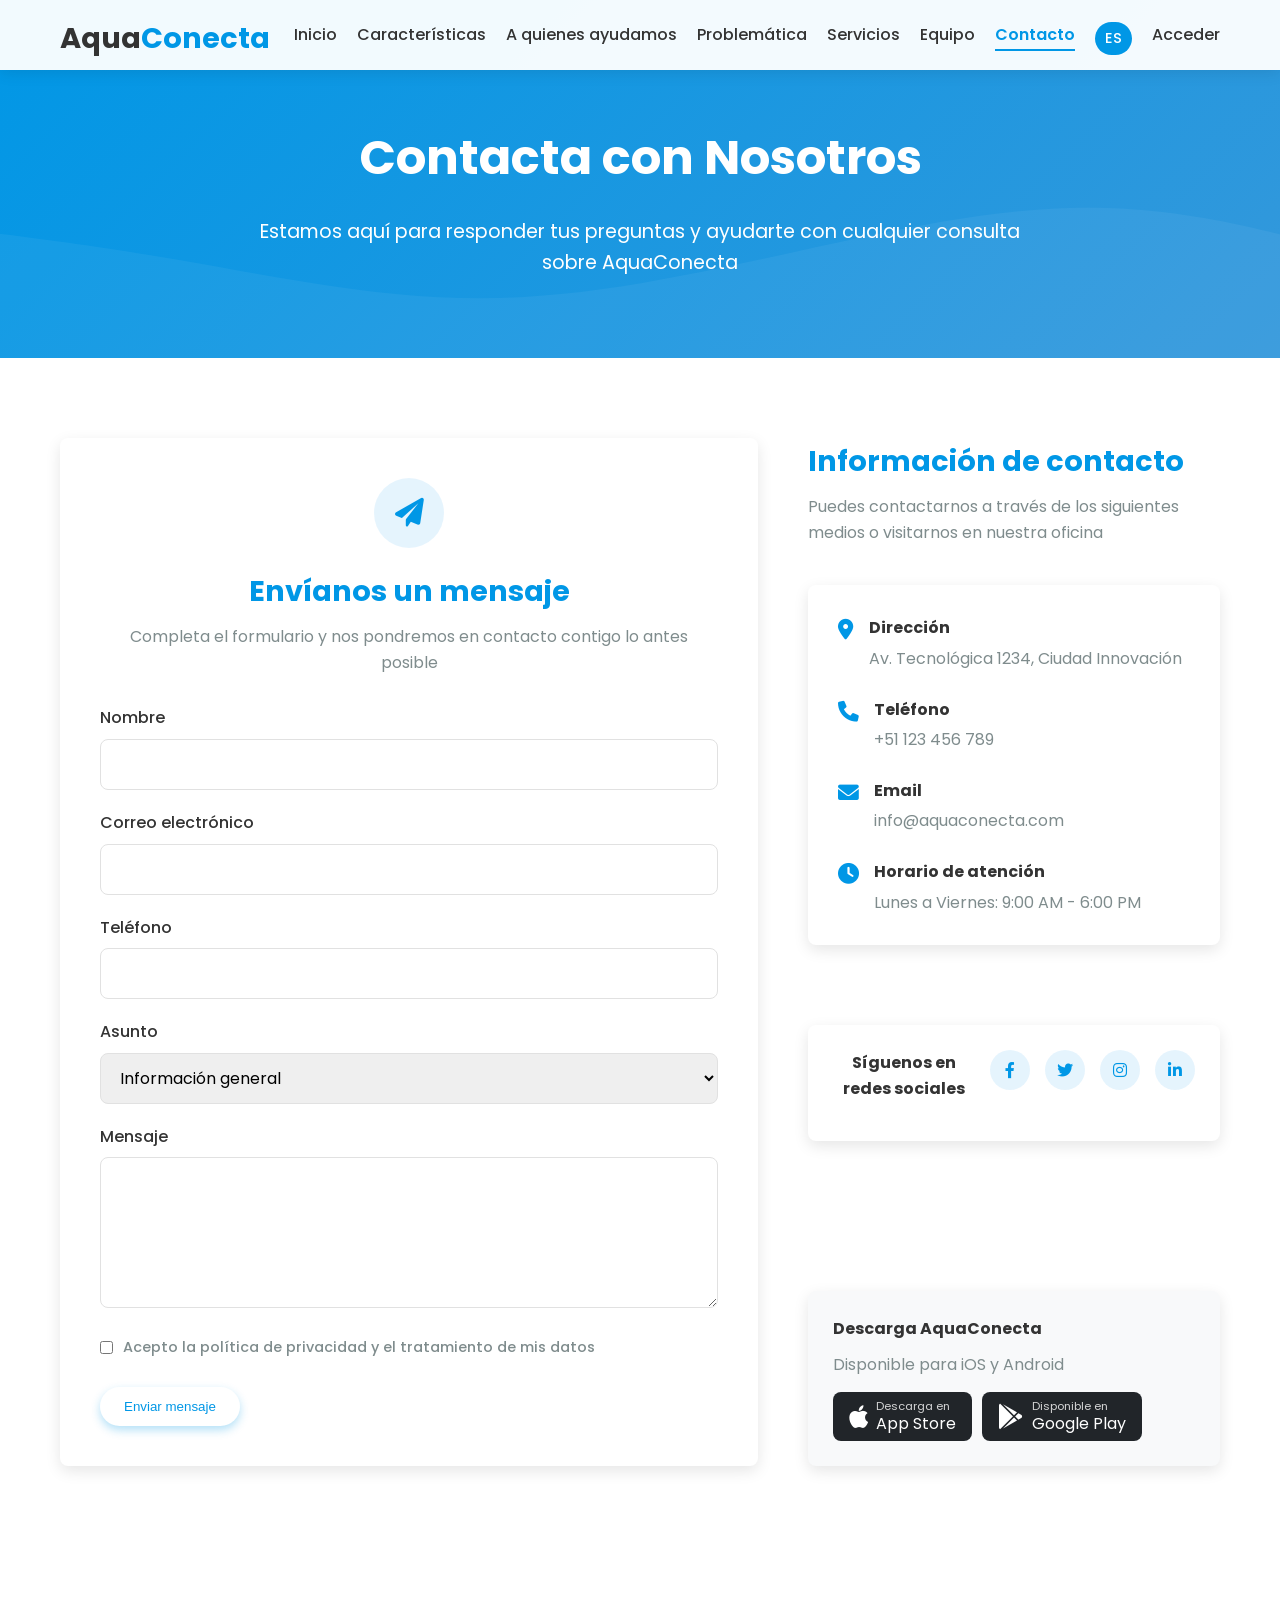
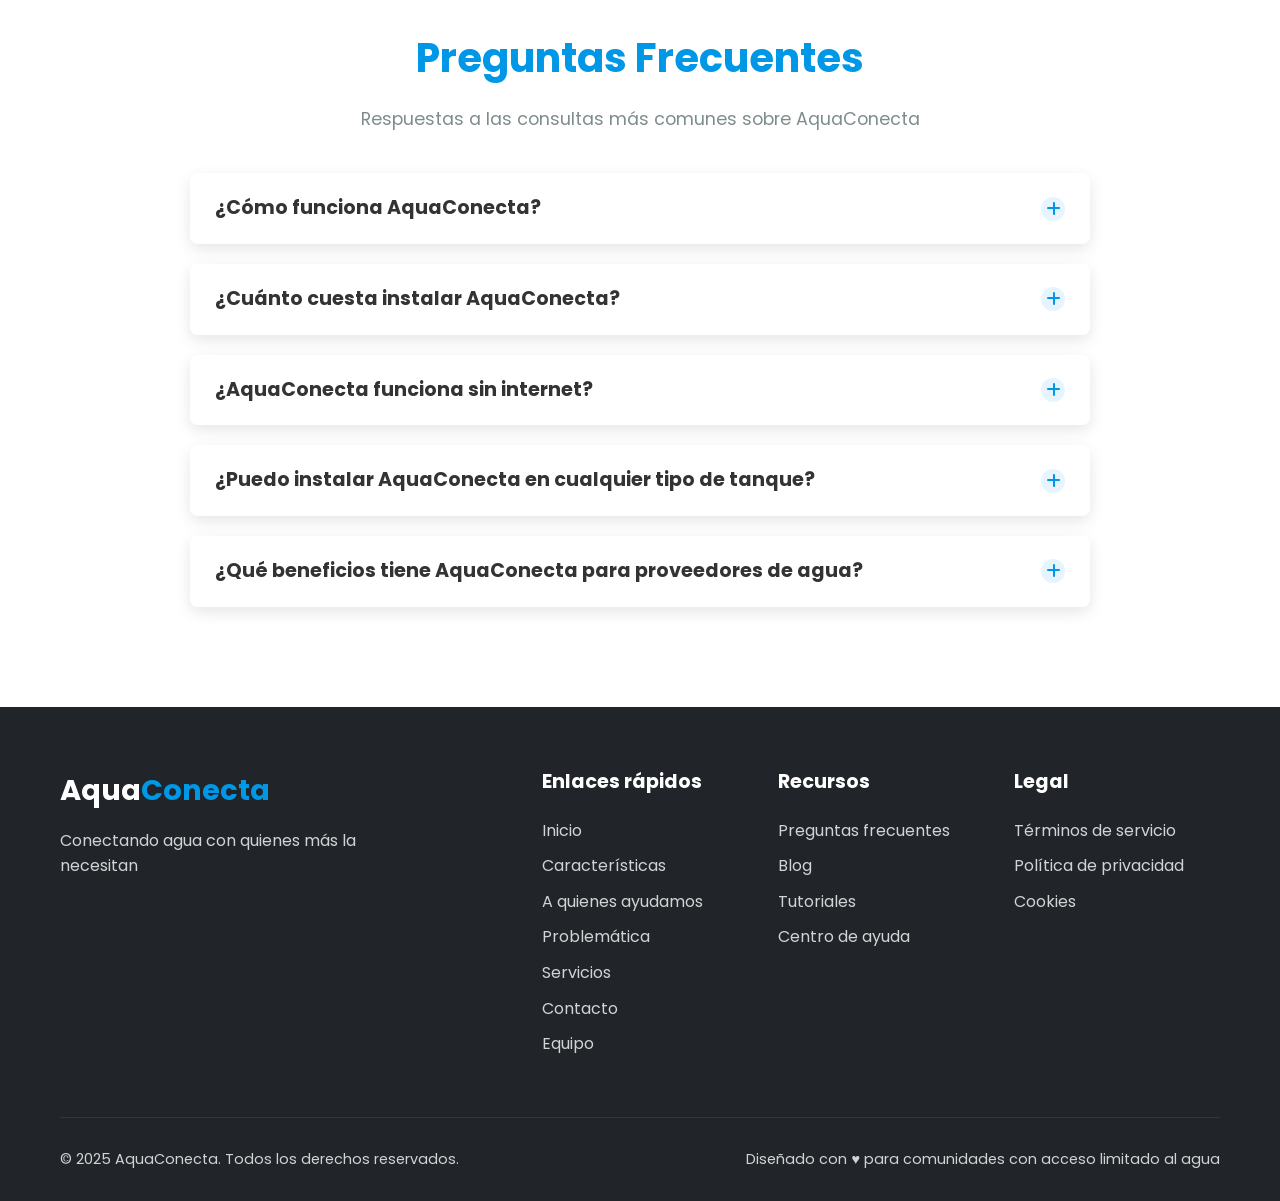
<file: contact.html>
<!DOCTYPE html>
<html lang="en">

<head>
    <meta charset="UTF-8">
    <meta name="viewport" content="width=device-width, initial-scale=1.0">
    <title data-i18n="contact_page_title">AquaConecta - Contact</title>
    <link rel="icon" href="images/aquaconecta.png" type="image/png">

    <link rel="stylesheet" href="css/base.css">
    <link rel="stylesheet" href="css/components.css">
    <link rel="stylesheet" href="css/layout.css">
    <link rel="stylesheet" href="css/sections.css">
    <link rel="stylesheet" href="css/animations.css">
    <link rel="stylesheet" href="css/proportions.css">
    <link rel="stylesheet" href="css/responsive.css">
    <link rel="stylesheet" href="css/contact-page.css">
    <link rel="stylesheet" href="https://cdnjs.cloudflare.com/ajax/libs/font-awesome/6.0.0/css/all.min.css">
    <link href="https://fonts.googleapis.com/css2?family=Poppins:wght@300;400;500;600;700&display=swap"
        rel="stylesheet">
</head>

<body>
    <!-- Navegación -->
    <nav class="navbar">
        <div class="container">
            <div class="logo">
                <h1><a href="index.html">Aqua<span>Conecta</span></a></h1>
            </div>
            <ul class="nav-links">
                <li><a href="index.html" data-i18n="nav_home">Home</a></li>
                <li><a href="index.html#features" data-i18n="nav_features">Features</a></li>
                <li><a href="index.html#help" data-i18n="nav_help">Who We Help</a></li>
                <li><a href="index.html#problem" data-i18n="nav_problem">Problem</a></li>
                <li><a href="index.html#services" data-i18n="nav_services">Services</a></li>
                <li><a href="index.html#team" data-i18n="nav_team">Team</a></li>
                <li><a href="contact.html" class="active" data-i18n="nav_contact">Contact</a></li>
                <li><a href="#" id="langSwitch" class="lang-switch">ES</a></li>
                <li><a href="https://aquaconecta-app-develop.netlify.app//" class="btn-login" data-i18n="nav_login">Access</a>
                </li>
            </ul>
            <div class="mobile-menu">
                <i class="fas fa-bars"></i>
            </div>
        </div>
    </nav>

    <!-- Hero de contacto con mapa -->
    <header class="contact-hero">
        <div class="container">
            <div class="contact-hero-content">
                <h1 data-i18n="contact_hero_title">Contact Us</h1>
                <p data-i18n="contact_hero_description">We're here to answer your questions and help you with any inquiries about AquaConecta</p>
            </div>
        </div>
    </header>

    <!-- Contacto Principal -->
    <section class="contact-main">
        <div class="container">
            <div class="contact-wrapper">
                <!-- Formulario de contacto -->
                <div class="contact-form-wrapper">
                    <div class="form-header">
                        <div class="form-icon">
                            <i class="fas fa-paper-plane"></i>
                        </div>
                        <h2 data-i18n="contact_form_title">Envíanos un mensaje</h2>
                        <p data-i18n="contact_form_description">Completa el formulario y nos pondremos en contacto contigo lo antes posible</p>
                    </div>
                    
                    <form id="contact-form" class="contact-form">
                        <div class="form-group">
                            <label for="name" data-i18n="contact_name">Nombre</label>
                            <input type="text" id="name" name="name" required>
                        </div>
                        <div class="form-group">
                            <label for="email" data-i18n="contact_email">Correo electrónico</label>
                            <input type="email" id="email" name="email" required>
                        </div>
                        <div class="form-group">
                            <label for="phone" data-i18n="contact_phone">Teléfono</label>
                            <input type="tel" id="phone" name="phone">
                        </div>
                        <div class="form-group">
                            <label for="subject" data-i18n="contact_subject">Asunto</label>
                            <select id="subject" name="subject">
                                <option value="info" data-i18n="contact_subject_info">Información general</option>
                                <option value="support" data-i18n="contact_subject_support">Soporte técnico</option>
                                <option value="partnership" data-i18n="contact_subject_partnership">Colaboración</option>
                                <option value="other" data-i18n="contact_subject_other">Otro</option>
                            </select>
                        </div>
                        <div class="form-group">
                            <label for="message" data-i18n="contact_message">Mensaje</label>
                            <textarea id="message" name="message" rows="5" required></textarea>
                        </div>
                        <div class="form-group form-checkbox">
                            <input type="checkbox" id="privacy-policy" name="privacy-policy" required>
                            <label for="privacy-policy" data-i18n="contact_privacy_policy">Acepto la <a href="#">política de privacidad</a> y el tratamiento de mis datos</label>
                        </div>
                        <button type="submit" class="btn btn-primary" data-i18n="contact_send">Enviar mensaje</button>
                    </form>
                </div>

                <!-- Información de contacto -->
                <div class="contact-info-wrapper">
                    <div class="info-header">
                        <h2 data-i18n="contact_info_title">Información de contacto</h2>
                        <p data-i18n="contact_info_description">Puedes contactarnos a través de los siguientes medios o visitarnos en nuestra oficina</p>
                    </div>
                    
                    <div class="info-container">
                        <div class="info-item">
                            <i class="fas fa-map-marker-alt"></i>
                            <div>
                                <h4 data-i18n="contact_address_title">Dirección</h4>
                                <p data-i18n="contact_address">Av. Tecnológica 1234, Ciudad Innovación, Lima</p>
                            </div>
                        </div>
                        <div class="info-item">
                            <i class="fas fa-phone"></i>
                            <div>
                                <h4 data-i18n="contact_phone_title">Teléfono</h4>
                                <p>+51 123 456 789</p>
                            </div>
                        </div>
                        <div class="info-item">
                            <i class="fas fa-envelope"></i>
                            <div>
                                <h4 data-i18n="contact_email_title">Email</h4>
                                <p>info@aquaconecta.com</p>
                            </div>
                        </div>
                        <div class="info-item">
                            <i class="fas fa-clock"></i>
                            <div>
                                <h4 data-i18n="contact_hours_title">Horario de atención</h4>
                                <p data-i18n="contact_hours">Lunes a Viernes: 9:00 AM - 6:00 PM</p>
                            </div>
                        </div>
                    </div>
                    
                    <div class="social-links">
                        <h4 data-i18n="contact_social_title">Síguenos en redes sociales</h4>
                        <div class="social-icons">
                            <a href="#" aria-label="Facebook"><i class="fab fa-facebook-f"></i></a>
                            <a href="#" aria-label="Twitter"><i class="fab fa-twitter"></i></a>
                            <a href="#" aria-label="Instagram"><i class="fab fa-instagram"></i></a>
                            <a href="#" aria-label="LinkedIn"><i class="fab fa-linkedin-in"></i></a>
                        </div>
                    </div>
                    
                    <!-- Descarga la App -->
                    <div class="download-contact">
                        <h4 data-i18n="contact_download_title">Descarga AquaConecta</h4>
                        <p data-i18n="contact_download_description">Disponible para iOS y Android</p>
                        <div class="app-buttons">
                            <a href="#" class="app-btn">
                                <i class="fab fa-apple"></i>
                                <span>
                                    <small data-i18n="download_on">Descarga en</small>
                                    App Store
                                </span>
                            </a>
                            <a href="#" class="app-btn">
                                <i class="fab fa-google-play"></i>
                                <span>
                                    <small data-i18n="available_on">Disponible en</small>
                                    Google Play
                                </span>
                            </a>
                        </div>
                    </div>
                </div>
            </div>
        </div>
    </section>

    <!-- Preguntas frecuentes -->
    <section class="faq-section">
        <div class="container">
            <div class="section-header">
                <h2 data-i18n="faq_title">Frequently Asked Questions</h2>
                <p data-i18n="faq_description">Answers to the most common questions about AquaConecta</p>
            </div>
            
            <div class="faq-container">
                <div class="faq-item">
                    <div class="faq-question">
                        <h3 data-i18n="faq_q1">¿Cómo funciona AquaConecta?</h3>
                        <span class="faq-toggle"><i class="fas fa-plus"></i></span>
                    </div>
                    <div class="faq-answer">
                        <p data-i18n="faq_a1">AquaConecta utiliza sensores IoT instalados en tanques de agua para monitorear en tiempo real la cantidad y calidad del agua. La información se transmite a nuestra plataforma, donde los usuarios pueden visualizarla a través de una aplicación móvil o web, recibir alertas cuando el nivel es bajo y solicitar suministro cuando sea necesario.</p>
                    </div>
                </div>
                
                <div class="faq-item">
                    <div class="faq-question">
                        <h3 data-i18n="faq_q2">¿Cuánto cuesta instalar AquaConecta?</h3>
                        <span class="faq-toggle"><i class="fas fa-plus"></i></span>
                    </div>
                    <div class="faq-answer">
                        <p data-i18n="faq_a2">El costo inicial es de S/ 258 por sensor, que incluye el dispositivo, la instalación profesional y un mes de servicio. Después del primer mes, la suscripción tiene un costo de S/ 50 mensuales por cada sensor activo.</p>
                    </div>
                </div>
                
                <div class="faq-item">
                    <div class="faq-question">
                        <h3 data-i18n="faq_q3">¿AquaConecta funciona sin internet?</h3>
                        <span class="faq-toggle"><i class="fas fa-plus"></i></span>
                    </div>
                    <div class="faq-answer">
                        <p data-i18n="faq_a3">Los sensores requieren conectividad para transmitir datos a la plataforma. Sin embargo, pueden almacenar temporalmente la información cuando no hay conexión y sincronizarla una vez que se restablezca internet. La aplicación móvil también permite ver los últimos datos sincronizados cuando estás sin conexión.</p>
                    </div>
                </div>
                
                <div class="faq-item">
                    <div class="faq-question">
                        <h3 data-i18n="faq_q4">¿Puedo instalar AquaConecta en cualquier tipo de tanque?</h3>
                        <span class="faq-toggle"><i class="fas fa-plus"></i></span>
                    </div>
                    <div class="faq-answer">
                        <p data-i18n="faq_a4">Nuestros sensores son compatibles con la mayoría de los tanques de agua residenciales y comerciales, incluyendo tanques de plástico, fibra de vidrio, concreto y metal. Durante la instalación, nuestros técnicos evaluarán la compatibilidad y recomendarán la mejor solución para tu caso específico.</p>
                    </div>
                </div>
                
                <div class="faq-item">
                    <div class="faq-question">
                        <h3 data-i18n="faq_q5">¿Qué beneficios tiene AquaConecta para proveedores de agua?</h3>
                        <span class="faq-toggle"><i class="fas fa-plus"></i></span>
                    </div>
                    <div class="faq-answer">
                        <p data-i18n="faq_a5">Para proveedores, AquaConecta ofrece una plataforma de gestión que permite monitorear remotamente el estado de los tanques de sus clientes, planificar rutas de distribución de manera eficiente, priorizar automáticamente las zonas con mayor necesidad y obtener datos valiosos para optimizar sus operaciones y mejorar el servicio al cliente.</p>
                    </div>
                </div>
            </div>
        </div>
    </section>

    <!-- Footer -->
    <footer class="footer">
        <div class="container">
            <div class="footer-content">
                <div class="footer-logo">
                    <h2>Aqua<span>Conecta</span></h2>
                    <p data-i18n="footer_tagline">Conectando agua con quienes más la necesitan</p>
                </div>
                <div class="footer-links">
                    <div class="footer-column">
                        <h3 data-i18n="footer_quick_links">Enlaces rápidos</h3>
                        <ul>
                            <li><a href="index.html" data-i18n="nav_home">Inicio</a></li>
                            <li><a href="index.html#features" data-i18n="nav_features">Características</a></li>
                            <li><a href="index.html#help" data-i18n="nav_help">A quienes ayudamos</a></li>
                            <li><a href="index.html#problem" data-i18n="nav_problem">Problemática</a></li>
                            <li><a href="index.html#services" data-i18n="nav_services">Servicios</a></li>
                            <li><a href="contact.html" data-i18n="nav_contact">Contacto</a></li>
                            <li><a href="index.html#team" data-i18n="nav_team">Equipo</a></li>
                        </ul>
                    </div>
                    <div class="footer-column">
                        <h3 data-i18n="footer_resources">Recursos</h3>
                        <ul>
                            <li><a href="#" data-i18n="footer_faq">Preguntas frecuentes</a></li>
                            <li><a href="#" data-i18n="footer_blog">Blog</a></li>
                            <li><a href="#" data-i18n="footer_tutorials">Tutoriales</a></li>
                            <li><a href="#" data-i18n="footer_help_center">Centro de ayuda</a></li>
                        </ul>
                    </div>
                    <div class="footer-column">
                        <h3 data-i18n="footer_legal">Legal</h3>
                        <ul>
                            <li><a href="#" data-i18n="footer_terms">Términos de servicio</a></li>
                            <li><a href="#" data-i18n="footer_privacy">Política de privacidad</a></li>
                            <li><a href="#" data-i18n="footer_cookies">Cookies</a></li>
                        </ul>
                    </div>
                </div>
            </div>
            <div class="footer-bottom">
                <p data-i18n="footer_copyright">&copy; 2025 AquaConecta. All rights reserved.</p>
                <p data-i18n="footer_tagline_extended">Designed with <i class="fas fa-heart"></i> for communities with limited access to water</p>
            </div>
        </div>
    </footer>

    <script src="js/transalations.js"></script>
    <script src="js/script.js"></script>
    <script src="js/contact.js"></script>
</body>

</html>
</file>
<file: css/base.css>
:root {
    --primary-color: #0097e6;
    --primary-dark: #0080c0;
    --secondary-color: #2ecc71;
    --accent-color: #f1c40f;
    --text-color: #333333;
    --text-light: #7f8c8d;
    --light-bg: #f8f9fa;
    --dark-bg: #212529;
    --white: #ffffff;
    --border-color: #e1e1e1;
    --border-radius: 8px;
    --shadow: 0 5px 15px rgba(0, 0, 0, 0.1);
    --transition: all 0.3s ease;
}

* {
    margin: 0;
    padding: 0;
    box-sizing: border-box;
}

html {
    scroll-behavior: smooth;
}

body {
    font-family: 'Poppins', sans-serif;
    line-height: 1.6;
    color: var(--text-color);
    background-color: var(--white);
}

ul {
    list-style: none;
}

a {
    text-decoration: none;
    color: var(--text-color);
    transition: var(--transition);
}

img {
    max-width: 100%;
    height: auto;
    display: block;
}

.container {
    width: 100%;
    max-width: 1200px;
    margin: 0 auto;
    padding: 0 20px;
}

/* Utility Classes */
.section-header {
    text-align: center;
    margin-bottom: 30px;
}

.section-header h2 {
    font-size: 2.5rem;
    margin-bottom: 15px;
    color: var(--primary-color);
}

.section-header p {
    font-size: 1.1rem;
    color: var(--text-light);
    max-width: 700px;
    margin: 0 auto;
}

.wave-divider {
    width: 100%;
    display: block;
    margin-top: -80px;
    position: relative;
    z-index: 1;
}

.wave-divider.inverted {
    margin-top: 0;
    margin-bottom: -80px;
}

.lang-switch {
    display: inline-block;
    padding: 5px 10px;
    border-radius: 20px;
    background-color: var(--primary-color);
    color: white !important;
    font-weight: 600;
    text-align: center;
    transition: var(--transition);
    font-size: 0.9rem;
}

.lang-switch:hover {
    background-color: var(--primary-dark);
    transform: translateY(-2px);
}

@media (max-width: 768px) {
    .lang-switch {
        margin-top: 5px;
    }
}
</file>
<file: css/components.css>
.btn {
    display: inline-block;
    padding: 12px 24px;
    border-radius: 50px;
    font-weight: 500;
    text-align: center;
    transition: var(--transition);
    cursor: pointer;
    border: none;
}

.btn-primary {
    background-color: white;
    color: var(--primary-color);
    box-shadow: 0 4px 10px rgba(0, 151, 230, 0.3);
}

.btn-primary:hover {
    background-color: var(--primary-dark);
    transform: translateY(-3px);
    box-shadow: 0 6px 15px rgba(0, 151, 230, 0.4);
}

.btn-secondary {
    background-color: white;
    color: var(--primary-color);
    border: 2px solid var(--primary-color);
}

.btn-secondary:hover {
    background-color: rgba(0, 151, 230, 0.1);
    transform: translateY(-3px);
}

/* Form elements */
.form-group {
    margin-bottom: 20px;
}

.form-group label {
    display: block;
    margin-bottom: 8px;
    font-weight: 500;
}

.form-group input,
.form-group select,
.form-group textarea {
    width: 100%;
    padding: 12px 15px;
    border: 1px solid var(--border-color);
    border-radius: var(--border-radius);
    font-family: inherit;
    font-size: 1rem;
    transition: var(--transition);
}

.form-group input:focus,
.form-group select:focus,
.form-group textarea:focus {
    outline: none;
    border-color: var(--primary-color);
    box-shadow: 0 0 0 3px rgba(0, 151, 230, 0.2);
}

.error-message {
    color: #e74c3c;
    font-size: 0.85rem;
    margin-top: 5px;
}

input.error, select.error, textarea.error {
    border-color: #e74c3c;
}

/* Notifications */
.notification {
    position: fixed;
    bottom: 20px;
    right: 20px;
    padding: 15px 25px;
    border-radius: var(--border-radius);
    color: var(--white);
    font-weight: 500;
    box-shadow: 0 5px 15px rgba(0, 0, 0, 0.2);
    transform: translateY(100px);
    opacity: 0;
    transition: all 0.3s ease;
    z-index: 9999;
}

.notification.success {
    background-color: var(--secondary-color);
}

.notification.error {
    background-color: #e74c3c;
}

.notification.show {
    transform: translateY(0);
    opacity: 1;
}

/* App buttons para la sección de descargar app en contacto */
.app-buttons {
    display: flex;
    gap: 10px;
    margin-top: 15px;
}

.app-btn {
    display: flex;
    align-items: center;
    padding: 8px 16px;
    background-color: var(--dark-bg);
    color: var(--white);
    border-radius: 8px;
    transition: var(--transition);
}

.app-btn:hover {
    transform: translateY(-3px);
    box-shadow: 0 10px 20px rgba(0, 0, 0, 0.1);
}

.app-btn i {
    font-size: 1.6rem;
    margin-right: 8px;
}

.app-btn span {
    display: flex;
    flex-direction: column;
    line-height: 1.2;
}

.app-btn small {
    font-size: 0.7rem;
    opacity: 0.8;
}

@media (max-width: 576px) {
    .app-buttons {
        flex-direction: column;
        gap: 15px;
    }
}




/* Estilos para el banner de descuento integrado en el hero section */

/* Estilo para la cinta de descuento en la parte superior del hero */
.discount-ribbon {
    background: linear-gradient(45deg, rgba(0, 0, 0, 0.3), rgba(0, 0, 0, 0.1));
    padding: 10px 20px;
    border-radius: 5px;
    margin: 0 auto 50px;
    max-width: 800px; /* Reducir un poco el ancho */
    display: flex;
    align-items: center;
    justify-content: center;
    flex-wrap: wrap;
    gap: 20px;
    backdrop-filter: blur(3px);
    box-shadow: 0 5px 15px rgba(0, 0, 0, 0.1);
    max-width: 900px;;
    position: relative;
    border: 1px solid rgba(255, 255, 255, 0.2);
}

.discount-badge {
    background-color: var(--accent-color);
    color: var(--dark-bg);
    font-size: 1.3rem;
    font-weight: 700;
    padding: 8px 12px;
    border-radius: 50px;
    box-shadow: 0 4px 8px rgba(0, 0, 0, 0.2);
    transform: rotate(-5deg);
    animation: pulse 2s infinite;
}

.discount-text {
    color: white;
    font-size: 1.3rem;
    font-weight: 700;
    text-shadow: 1px 1px 3px rgba(0, 0, 0, 0.3);
}

.countdown-container {
    display: flex;
    gap: 10px;
}

.countdown-unit {
    display: flex;
    flex-direction: column;
    align-items: center;
    background-color: rgba(255, 255, 255, 0.15);
    border-radius: 5px;
    padding: 5px 10px;
    min-width: 50px;
}

.countdown-unit span:first-child {
    font-size: 1.3rem;
    font-weight: 700;
    color: white;
}

.countdown-label {
    font-size: 0.7rem;
    color: rgba(255, 255, 255, 0.8);
}

.discount-expiry {
    color: rgba(255, 255, 255, 0.9);
    font-size: 0.9rem;
}

/* Botón de aprovechar ahora */
.btn-accent {
    background-color: var(--accent-color);
    color: var(--dark-bg);
    font-weight: 600;
    transition: all 0.3s ease;
}

.btn-accent:hover {
    background-color: #e0b50e;
    transform: translateY(-3px);
    box-shadow: 0 10px 20px rgba(0, 0, 0, 0.15);
}

/* Etiqueta de descuento para la imagen */
.hero-image {
    position: relative;
}

.discount-tag {
    position: absolute;
    top: 20px;
    right: 20px;
    background-color: var(--accent-color);
    color: var(--dark-bg);
    width: 60px;
    height: 60px;
    display: flex;
    flex-direction: column;
    align-items: center;
    justify-content: center;
    border-radius: 50%;
    box-shadow: 0 4px 8px rgba(0, 0, 0, 0.2);
    animation: float 6s ease-in-out infinite;
    z-index: 2;
    font-weight: 700;
    line-height: 1;
    transform: rotate(10deg);
}

.discount-tag span:first-child {
    font-size: 1.3rem;
}

.discount-tag span:last-child {
    font-size: 0.9rem;
}

/* Responsive styles */
@media (max-width: 992px) {
    .discount-ribbon {
        flex-direction: column;
        padding: 15px;
        margin-bottom: 30px;
    }
    
    .discount-badge, .discount-text {
        text-align: center;
    }
    
    /* Ajustar botones */
    .cta-buttons {
        flex-wrap: wrap;
    }
    
    .cta-buttons .btn {
        margin: 5px;
    }
}

@media (max-width: 576px) {
    .countdown-container {
        flex-wrap: wrap;
        justify-content: center;
    }
    
    .discount-tag {
        width: 50px;
        height: 50px;
        top: 10px;
        right: 10px;
        font-size: 0.9rem;
    }
    
    .discount-tag span:first-child {
        font-size: 1.1rem;
    }
}
</file>
<file: css/layout.css>
.navbar {
    position: fixed;
    width: 100%;
    top: 0;
    left: 0;
    z-index: 1000;
    padding: 15px 0;
    transition: var(--transition);
    background-color: rgba(255, 255, 255, 0.95);
    box-shadow: 0 2px 15px rgba(0, 0, 0, 0.1);
    height: 70px;
}

.navbar .container {
    display: flex;
    justify-content: space-between;
    align-items: center;
}

.logo h1 {
    font-size: 1.8rem;
    font-weight: 700;
    color: var(--text-color);
}

.logo span {
    color: var(--primary-color);
}

.nav-links {
    display: flex;
    gap: 20px;
}

.nav-links a {
    font-weight: 500;
}

.nav-links a:hover {
    color: var(--primary-color);
}

.mobile-menu {
    display: none;
    font-size: 1.5rem;
    cursor: pointer;
}

/* Navbar responsive */
@media (max-width: 768px) {
    .nav-links {
        position: absolute;
        top: 100%;
        left: 0;
        width: 100%;
        background-color: white;
        flex-direction: column;
        padding: 20px;
        box-shadow: 0 5px 15px rgba(0, 0, 0, 0.1);
        transform: translateY(-10px);
        opacity: 0;
        visibility: hidden;
        transition: all 0.3s ease;
    }
    
    .nav-links.active {
        transform: translateY(0);
        opacity: 1;
        visibility: visible;
    }
    
    .nav-links li {
        margin: 15px 0;
    }
    
    .mobile-menu {
        display: block;
        cursor: pointer;
        position: relative;
        z-index: 10;
    }
    
    .mobile-menu.active i:before {
        content: '\f00d';
    }
}

/* Hero Section */
.hero {
    position: relative;
    padding: 100px 0 60px; /* Reducido aún más para laptops */
    background: linear-gradient(135deg, var(--primary-color) 0%, #3498db 100%);
    color: var(--white);
    overflow: hidden;
}

.hero::before {
    content: '';
    position: absolute;
    top: 0;
    left: 0;
    width: 100%;
    height: 100%;
    background-image: url('data:image/svg+xml;utf8,<svg xmlns="http://www.w3.org/2000/svg" viewBox="0 0 1440 320"><path fill="%23ffffff" fill-opacity="0.05" d="M0,192L48,197.3C96,203,192,213,288,229.3C384,245,480,267,576,266.7C672,267,768,245,864,224C960,203,1056,181,1152,186.7C1248,192,1344,224,1392,240L1440,256L1440,320L1392,320C1344,320,1248,320,1152,320C1056,320,960,320,864,320C768,320,672,320,576,320C480,320,384,320,288,320C192,320,96,320,48,320L0,320Z"></path></svg>');
    background-size: cover;
    background-position: bottom;
    z-index: 0;
}

.hero .container {
    display: flex;
    align-items: center;
    justify-content: space-between;
    position: relative;
    z-index: 1;
}

.hero-content {
    flex: 1;
    max-width: 600px;
}

.hero-content h1 {
    font-size: 2.8rem; /* Reducido de 3rem */
    font-weight: 700;
    margin-bottom: 20px;
    line-height: 1.2;
}

.hero-content p {
    font-size: 1.1rem;
    margin-bottom: 30px;
    opacity: 0.9;
}

.cta-buttons {
    display: flex;
    gap: 15px;
}

.hero-image {
    flex: 1;
    margin-left: 50px;
    animation: float 8s ease-in-out infinite; /* Animación más lenta y sutil */
}

.hero-image img {
    border-radius: 10px;
    box-shadow: 0 15px 30px rgba(0, 0, 0, 0.2);
}

/* Hero animations - Deshabilitadas para mejorar rendimiento */
.hero-content {
    opacity: 1; /* Cambiado de 0 a 1 */
    transform: translateY(0); /* Cambiado de translateY(30px) a 0 */
    /* transition: opacity 0.8s ease, transform 0.8s ease; - Comentado */
}

.hero-image {
    opacity: 1; /* Cambiado de 0 a 1 */
    transform: translateY(0); /* Cambiado de translateY(30px) a 0 */
    /* transition: opacity 0.8s ease, transform 0.8s ease; - Comentado */
    /* transition-delay: 0.3s; - Comentado */
}

/* Hero responsive */
@media (max-width: 992px) {
    .hero .container {
        flex-direction: column;
    }
    
    .hero-content {
        text-align: center;
        margin-bottom: 50px;
    }
    
    .cta-buttons {
        justify-content: center;
    }
    
    .hero-image {
        margin-left: 0;
    }
}

@media (max-width: 768px) {
    .hero-content h1 {
        font-size: 2.5rem;
    }
}

@media (max-width: 576px) {
    .hero-content h1 {
        font-size: 2rem;
    }
}

/* Footer */
.footer {
    background-color: var(--dark-bg);
    color: var(--white);
    padding: 60px 0 30px; /* Reducido de 80px 0 30px */
}

.footer-content {
    display: flex;
    flex-wrap: wrap;
    gap: 30px;
    margin-bottom: 50px;
}

.footer-logo {
    flex: 2;
    min-width: 250px;
}

.footer-logo h2 {
    font-size: 1.8rem;
    margin-bottom: 15px;
}

.footer-logo span {
    color: var(--primary-color);
}

.footer-logo p {
    opacity: 0.8;
    max-width: 300px;
}

.footer-links {
    flex: 3;
    display: flex;
    flex-wrap: wrap;
    gap: 30px;
}

.footer-column {
    flex: 1;
    min-width: 150px;
}

.footer-column h3 {
    font-size: 1.2rem;
    margin-bottom: 20px;
    color: var(--white);
}

.footer-column ul li {
    margin-bottom: 10px;
}

.footer-column a {
    color: rgba(255, 255, 255, 0.8);
    transition: var(--transition);
}

.footer-column a:hover {
    color: var(--primary-color);
}

.footer-bottom {
    display: flex;
    justify-content: space-between;
    align-items: center;
    flex-wrap: wrap;
    padding-top: 30px;
    border-top: 1px solid rgba(255, 255, 255, 0.1);
    font-size: 0.9rem;
    opacity: 0.8;
}

.footer-bottom i {
    color: #e74c3c;
}

@media (max-width: 576px) {
    .footer-content {
        flex-direction: column;
    }
    
    .footer-bottom {
        flex-direction: column;
        text-align: center;
        gap: 10px;
    }
}

.wave-divider {
    width: 100%;
    display: block;
    margin-top: -10px; /* Ajusta este valor según necesites */
    position: relative;
    z-index: 5;
}

.wave-divider svg {
    filter: drop-shadow(0px -5px 5px rgba(0, 0, 0, 0.05));
    vertical-align: bottom;
}

.hero {
    overflow: hidden;
    padding-bottom: 0;
}
</file>
<file: css/sections.css>
/* Features Section */
.features {
    padding: 40px 0; /* Reducido de 60px 0 */
    background-color: var(--white);
    position: relative;
    scroll-margin-top: 70px;
}

.features-grid {
    display: grid;
    grid-template-columns: repeat(auto-fit, minmax(250px, 1fr));
    gap: 30px;
    margin-top: 30px;
}

.feature-card {
    background-color: var(--white);
    padding: 30px;
    border-radius: var(--border-radius);
    box-shadow: var(--shadow);
    transition: var(--transition);
    text-align: center;
}

.feature-card:hover {
    transform: translateY(-10px);
    box-shadow: 0 15px 30px rgba(0, 0, 0, 0.1);
}

.feature-icon {
    width: 70px;
    height: 70px;
    display: flex;
    align-items: center;
    justify-content: center;
    margin: 0 auto 20px;
    background-color: rgba(0, 151, 230, 0.1);
    border-radius: 50%;
    color: var(--primary-color);
    font-size: 1.8rem;
}

.feature-card h3 {
    font-size: 1.3rem;
    margin-bottom: 15px;
    color: var(--text-color);
}

.feature-card p {
    color: var(--text-light);
}

/* Help Section */
.help-section {
    padding: 40px 0; /* Reducido de 60px 0 */
    background-color: var(--light-bg);
    position: relative;
    scroll-margin-top: 70px;
}

.help-card {
    display: flex;
    background-color: var(--white);
    margin-bottom: 30px;
    border-radius: var(--border-radius);
    box-shadow: var(--shadow);
    overflow: hidden;
    transition: var(--transition);
}

.help-card:hover {
    transform: translateY(-5px);
    box-shadow: 0 15px 30px rgba(0, 0, 0, 0.1);
}

.help-card.reversed {
    flex-direction: row-reverse;
}

.help-icon {
    display: flex;
    align-items: center;
    justify-content: center;
    background-color: var(--primary-color);
    color: var(--white);
    padding: 40px;
    font-size: 3rem;
    min-width: 150px;
}

.help-content {
    padding: 30px;
    flex: 1;
}

.help-content h3 {
    font-size: 1.8rem;
    color: var(--primary-color);
    margin-bottom: 15px;
}

.help-content p {
    color: var(--text-light);
    margin-bottom: 20px;
}

.help-content .btn {
    margin-top: 20px;
}

.benefits-list {
    margin: 25px 0;
}

.benefits-list li {
    display: flex;
    align-items: center;
    margin-bottom: 15px;
}

.benefits-list i {
    color: var(--secondary-color);
    margin-right: 10px;
    font-size: 1.2rem;
}

/* Help section responsive */
@media (max-width: 768px) {
    .help-card, .help-card.reversed {
        flex-direction: column;
    }
    
    .help-icon {
        width: 100%;
        padding: 30px;
    }
}

/* Problem Solution Section */
.problem-solution {
    padding: 60px 0; /* Reducido de 80px 0 */
    background-color: var(--light-bg);
    scroll-margin-top: 80px;
}

.problem-solution-wrapper {
    display: flex;
    gap: 30px;
    margin-top: 30px;
}

.problem-box, .solution-box {
    flex: 1;
    background-color: var(--white);
    padding: 30px;
    border-radius: var(--border-radius);
    box-shadow: var(--shadow);
}

.problem-box h3, .solution-box h3 {
    font-size: 1.5rem;
    margin-bottom: 20px;
    text-align: center;
    color: var(--primary-color);
}

.problem-box {
    border-left: 4px solid #e74c3c;
}

.solution-box {
    border-left: 4px solid var(--secondary-color);
}

.problem-list li, .solution-list li {
    display: flex;
    align-items: flex-start;
    margin-bottom: 15px;
}

.problem-list i {
    color: #e74c3c;
    margin-right: 10px;
    margin-top: 3px;
    font-size: 1rem;
}

.solution-list i {
    color: var(--secondary-color);
    margin-right: 10px;
    margin-top: 3px;
    font-size: 1rem;
}

.solution-box p {
    margin-bottom: 15px;
}

/* Problema-Solución responsivo */
@media (max-width: 768px) {
    .problem-solution-wrapper {
        flex-direction: column;
    }
}

/* Estilos para la sección de Servicios */
.services {
    padding: 60px 0; /* Reducido de 80px 0 */
    background-color: var(--white);
    scroll-margin-top: 80px;
    position: relative;
}

.services-wrapper {
    display: flex;
    flex-wrap: wrap;
    gap: 30px;
    margin-top: 40px;
}

.service-card {
    background-color: var(--white);
    border-radius: var(--border-radius);
    box-shadow: var(--shadow);
    overflow: hidden;
    transition: var(--transition);
    flex: 1;
    min-width: 280px;
    display: flex;
    flex-direction: column;
}

.service-card:hover {
    transform: translateY(-10px);
    box-shadow: 0 15px 30px rgba(0, 0, 0, 0.1);
}

.service-card.featured {
    flex: 2;
    border: 2px solid var(--primary-color);
    position: relative;
    overflow: hidden;
    min-width: 350px;
}

.service-header {
    padding: 25px;
    background-color: rgba(0, 151, 230, 0.05);
    text-align: center;
    border-bottom: 1px solid var(--border-color);
}

.service-icon {
    width: 70px;
    height: 70px;
    display: flex;
    align-items: center;
    justify-content: center;
    margin: 0 auto 15px;
    background-color: rgba(0, 151, 230, 0.1);
    border-radius: 50%;
    color: var(--primary-color);
    font-size: 1.8rem;
}

.service-card.featured .service-icon {
    background-color: var(--primary-color);
    color: var(--white);
}

.service-header h3 {
    font-size: 1.5rem;
    margin-bottom: 10px;
    color: var(--text-color);
}

.service-price {
    font-size: 2rem;
    font-weight: 700;
    color: var(--primary-color);
    margin: 15px 0 5px;
}

.service-price-info {
    font-size: 0.9rem;
    color: var(--text-light);
}

.service-content {
    padding: 25px;
    display: flex;
    flex-direction: column;
    flex-grow: 1;
}

.service-features {
    margin: 20px 0;
}

.service-features li {
    margin-bottom: 12px;
    display: flex;
    align-items: center;
}

.service-features i {
    margin-right: 10px;
    color: var(--secondary-color);
}

.service-features i.fa-sync-alt {
    color: var(--primary-color);
}

.service-benefits {
    margin: 20px 0;
    padding: 15px;
    background-color: rgba(46, 204, 113, 0.1);
    border-radius: var(--border-radius);
}

.benefit-item {
    display: flex;
    align-items: center;
    margin-bottom: 10px;
}

.benefit-item i {
    display: flex;
    align-items: center;
    justify-content: center;
    width: 24px;
    height: 24px;
    background-color: var(--secondary-color);
    color: white;
    border-radius: 50%;
    margin-right: 10px;
    font-size: 0.8rem;
}

.service-card .btn {
    margin-top: auto;
}

.additional-services {
    display: flex;
    flex-wrap: wrap;
    gap: 20px;
    flex: 2;
}

.additional-services .service-card {
    flex: 1;
    min-width: 200px;
    text-align: center;
    padding: 25px;
}

.additional-services .service-icon {
    margin-bottom: 20px;
}

.additional-services h3 {
    margin-bottom: 15px;
}

.additional-services p {
    margin-bottom: 20px;
    color: var(--text-light);
}

.service-cta {
    margin-top: 60px;
    text-align: center;
    padding: 40px;
    background-color: rgba(0, 151, 230, 0.05);
    border-radius: var(--border-radius);
}

.service-cta h3 {
    font-size: 1.8rem;
    margin-bottom: 15px;
    color: var(--primary-color);
}

.service-cta p {
    max-width: 600px;
    margin: 0 auto 25px;
    color: var(--text-light);
}

/* Responsive */
@media (max-width: 992px) {
    .services-wrapper {
        flex-direction: column;
    }
    
    .service-card.featured {
        flex: 1;
    }
    
    .additional-services {
        flex-direction: column;
    }
}

@media (max-width: 768px) {
    .service-cta {
        padding: 30px 20px;
    }
    
    .service-cta h3 {
        font-size: 1.5rem;
    }
}

/* Contact Section */
.contact {
    padding: 80px 0;
    background-color: var(--white);
    position: relative;
    scroll-margin-top: 80px;
    overflow: hidden;
}

.contact-wrapper {
    display: flex;
    flex-wrap: wrap;
    gap: 40px;
}

.contact-form {
    flex: 1;
    min-width: 300px;
}

.contact-info {
    flex: 1;
    min-width: 300px;
}

.info-item {
    display: flex;
    align-items: flex-start;
    margin-bottom: 30px;
}

.info-item i {
    font-size: 1.3rem;
    color: var(--primary-color);
    margin-right: 15px;
    margin-top: 5px;
}

.info-item h4 {
    margin-bottom: 5px;
    color: var(--text-color);
}

.info-item p {
    color: var(--text-light);
}

.social-links {
    display: flex;
    gap: 15px;
    margin-top: 30px;
}

.social-links a {
    display: flex;
    align-items: center;
    justify-content: center;
    width: 40px;
    height: 40px;
    background-color: rgba(0, 151, 230, 0.1);
    color: var(--primary-color);
    border-radius: 50%;
    transition: var(--transition);
}

.social-links a:hover {
    background-color: var(--primary-color);
    color: var(--white);
    transform: translateY(-3px);
}

.download-contact {
    margin-top: 40px;
    padding: 20px;
    background-color: rgba(0, 151, 230, 0.05);
    border-radius: var(--border-radius);
}

.download-contact h4 {
    margin-bottom: 10px;
}

.download-contact .app-buttons {
    margin-top: 15px;
}

@media (max-width: 768px) {
    .contact-wrapper {
        flex-direction: column;
    }
}

/* Team Section */
.team {
    padding: 60px 0; /* Reducido de 80px 0 */
    background-color: var(--light-bg);
    position: relative;
    scroll-margin-top: 80px;
}

.team-wrapper {
    display: flex;
    gap: 40px;
    margin-top: 30px;
    align-items: flex-start;
}

.team-video {
    flex: 1;
    min-width: 200px;
}

.team-video iframe {
    width: 100%;
    height: 415px;
    border-radius: var(--border-radius);
    box-shadow: var(--shadow);
}

.team-members {
    flex: 1;
    min-width: 300px;
    background-color: var(--white);
    padding: 30px;
    border-radius: var(--border-radius);
    box-shadow: var(--shadow);
}

.team-members h3 {
    font-size: 1.8rem;
    color: var(--primary-color);
    margin-bottom: 15px;
}

.team-members p {
    margin-bottom: 20px;
    color: var(--text-light);
}

.team-list {
    display: grid;
    grid-template-columns: repeat(auto-fill, minmax(140px, 1fr));
    gap: 20px;
}

.team-member {
    text-align: center;
    padding: 15px;
    border-radius: var(--border-radius);
    background-color: rgba(0, 151, 230, 0.05);
    transition: var(--transition);
}

.team-member:hover {
    transform: translateY(-5px);
    box-shadow: 0 5px 15px rgba(0, 0, 0, 0.1);
}

.team-member h4 {
    margin-bottom: 5px;
    color: var(--text-color);
    font-size: 1.1rem;
}

.team-member p {
    color: var(--text-light);
    font-size: 0.9rem;
    margin-bottom: 0;
}

/* Team responsive */
@media (max-width: 992px) {
    .team-wrapper {
        flex-direction: column;
    }
    
    .team-video iframe {
        height: 350px;
    }
}

@media (max-width: 576px) {
    .team-video iframe {
        height: 250px;
    }
    
    .team-list {
        grid-template-columns: repeat(2, 1fr);
    }
}



/* About Product Section */
.about-product {
    padding: 60px 0; /* Reducido de 80px 0 */
    background-color: var(--white);
    position: relative;
    scroll-margin-top: 80px;
}

.about-product-wrapper {
    display: flex;
    justify-content: center;
    margin-top: 30px;
}

.product-video {
    width: 100%;
    max-width: 900px;
    border-radius: var(--border-radius);
    overflow: hidden;
    box-shadow: var(--shadow);
    transition: var(--transition);
}

.product-video:hover {
    transform: translateY(-10px);
    box-shadow: 0 15px 30px rgba(0, 0, 0, 0.15);
}

.product-video iframe {
    width: 100%;
    border-radius: var(--border-radius);
    display: block;
}

/* Responsive styles */
@media (max-width: 768px) {
    .product-video iframe {
        height: 350px;
    }
}

@media (max-width: 576px) {
    .product-video iframe {
        height: 250px;
    }
}

/* Final Call to Action Section */
.final-cta {
    padding: 70px 0; /* Reducido de 100px 0 */
    background: linear-gradient(135deg, var(--primary-color) 0%, #3498db 100%);
    color: var(--white);
    position: relative;
    overflow: hidden;
}

.final-cta::before {
    content: '';
    position: absolute;
    top: 0;
    left: 0;
    width: 100%;
    height: 100%;
    background-image: url('data:image/svg+xml;utf8,<svg xmlns="http://www.w3.org/2000/svg" viewBox="0 0 1440 320"><path fill="%23ffffff" fill-opacity="0.05" d="M0,192L48,197.3C96,203,192,213,288,229.3C384,245,480,267,576,266.7C672,267,768,245,864,224C960,203,1056,181,1152,186.7C1248,192,1344,224,1392,240L1440,256L1440,320L1392,320C1344,320,1248,320,1152,320C1056,320,960,320,864,320C768,320,672,320,576,320C480,320,384,320,288,320C192,320,96,320,48,320L0,320Z"></path></svg>');
    background-size: cover;
    background-position: bottom;
    z-index: 0;
}

.cta-content {
    position: relative;
    z-index: 1;
    text-align: center;
    max-width: 800px;
    margin: 0 auto;
}

.cta-content h2 {
    font-size: 2.5rem; /* Reducido de 3rem */
    font-weight: 700;
    margin-bottom: 20px;
    line-height: 1.2;
}

.cta-content p {
    font-size: 1.2rem;
    margin-bottom: 40px;
    opacity: 0.9;
    line-height: 1.6;
}

.cta-buttons {
    display: flex;
    gap: 20px;
    justify-content: center;
    align-items: center;
}

.cta-buttons .btn {
    padding: 15px 30px;
    font-size: 1.1rem;
    font-weight: 600;
    border-radius: 50px;
    transition: all 0.3s ease;
}

.cta-buttons .btn-primary {
    background-color: var(--white);
    color: var(--primary-color);
}

.cta-buttons .btn-primary:hover {
    background-color: var(--accent-color);
    color: var(--dark-bg);
    transform: translateY(-3px);
    box-shadow: 0 10px 25px rgba(0, 0, 0, 0.2);
}

.cta-buttons .btn-secondary {
    background-color: transparent;
    color: var(--white);
    border: 2px solid var(--white);
}

.cta-buttons .btn-secondary:hover {
    background-color: var(--white);
    color: var(--primary-color);
    transform: translateY(-3px);
    box-shadow: 0 10px 25px rgba(0, 0, 0, 0.2);
}

/* Responsive styles for final CTA */
@media (max-width: 768px) {
    .final-cta {
        padding: 80px 0;
    }
    
    .cta-content h2 {
        font-size: 2.2rem;
    }
    
    .cta-content p {
        font-size: 1.1rem;
    }
    
    .cta-buttons {
        flex-direction: column;
        gap: 15px;
    }
    
    .cta-buttons .btn {
        width: 100%;
        max-width: 300px;
    }
}

@media (max-width: 576px) {
    .cta-content h2 {
        font-size: 1.8rem;
    }
    
    .cta-content p {
        font-size: 1rem;
    }
}
</file>
<file: css/animations.css>
@keyframes float {
    0% {
        transform: translateY(0px);
    }
    50% {
        transform: translateY(-10px);
    }
    100% {
        transform: translateY(0px);
    }
}

/* Scroll animations */
.animate-on-scroll {
    opacity: 0;
    transform: translateY(40px);
    transition: opacity 0.6s ease, transform 0.6s ease;
}

.animate-on-scroll.animate {
    opacity: 1;
    transform: translateY(0);
}

/* ============================================
   ANIMATIONS & EFFECTS
============================================ */

/* Float animation for hero image */
@keyframes float {
    0% {
        transform: translateY(0px);
    }
    50% {
        transform: translateY(0px);
    }
    100% {
        transform: translateY(0px);
    }
}

/* Float animation for app preview */
@keyframes float2 {
    0% {
        transform: translateY(0px) rotate(0deg);
    }
    50% {
        transform: translateY(0px) rotate(0deg);
    }
    100% {
        transform: translateY(0px) rotate(0deg);
    }
}

/* Fade in animation for testimonials */
@keyframes fadeIn {
    from {
        opacity: 0;
        transform: translateY(20px);
    }
    to {
        opacity: 1;
        transform: translateY(0);
    }
}

/* Pulse animation for CTA buttons */
@keyframes pulse {
    0% {
        transform: scale(1);
        box-shadow: 0 4px 10px rgba(0, 151, 230, 0.3);
    }
    50% {
        transform: scale(1.05);
        box-shadow: 0 10px 20px rgba(0, 151, 230, 0.4);
    }
    100% {
        transform: scale(1);
        box-shadow: 0 4px 10px rgba(0, 151, 230, 0.3);
    }
}

/* Ripple animation for water icons */
@keyframes ripple {
    0% {
        box-shadow: 0 0 0 0 rgba(0, 151, 230, 0.3);
    }
    70% {
        box-shadow: 0 0 0 10px rgba(0, 151, 230, 0);
    }
    100% {
        box-shadow: 0 0 0 0 rgba(0, 151, 230, 0);
    }
}

/* Slide animation for menu */
@keyframes slideIn {
    from {
        transform: translateX(-20px);
        opacity: 0;
    }
    to {
        transform: translateX(0);
        opacity: 1;
    }
}

/* Scroll animations */
.animate-on-scroll {
    opacity: 0;
    transform: translateY(40px);
    transition: opacity 0.6s ease, transform 0.6s ease;
}

.animate-on-scroll.animate {
    opacity: 1;
    transform: translateY(0);
}

/* Apply animations to elements */
.hero-image {
    animation: float 6s ease-in-out infinite;
}

.service-card.featured:hover .service-icon {
    animation: ripple 1.2s infinite;
}

.btn-primary {
    transition: transform 0.3s ease, box-shadow 0.3s ease, background-color 0.3s ease;
}

.cta-buttons .btn-primary:hover {
    animation: pulse 2s infinite;
}

.nav-links li a {
    position: relative;
}

.nav-links li a:after {
    content: '';
    position: absolute;
    width: 0;
    height: 2px;
    bottom: -5px;
    left: 0;
    background-color: var(--primary-color);
    transition: width 0.3s ease;
}

.nav-links li a:hover:after {
    width: 100%;
}

.feature-icon i, .help-icon i, .info-item i {
    transition: transform 0.3s ease;
}

.feature-card:hover .feature-icon i, 
.help-card:hover .help-icon i, 
.info-item:hover i {
    transform: scale(1.2);
}

.social-links a i {
    transition: transform 0.3s ease;
}

.social-links a:hover i {
    transform: rotate(10deg);
}

/* Stagger animation for feature cards */
.features-grid .feature-card:nth-child(1) {
    transition-delay: 0.1s;
}
.features-grid .feature-card:nth-child(2) {
    transition-delay: 0.2s;
}
.features-grid .feature-card:nth-child(3) {
    transition-delay: 0.3s;
}
.features-grid .feature-card:nth-child(4) {
    transition-delay: 0.4s;
}

/* Stagger animation for service cards */
.services-wrapper .service-card {
    transition-delay: 0.1s;
}
.additional-services .service-card:nth-child(1) {
    transition-delay: 0.2s;
}
.additional-services .service-card:nth-child(2) {
    transition-delay: 0.3s;
}
.additional-services .service-card:nth-child(3) {
    transition-delay: 0.4s;
}
</file>
<file: css/proportions.css>
/* 
   Archivo de proporciones optimizadas para todos los dispositivos
   Este archivo asegura que los elementos mantengan proporciones adecuadas
   en diferentes dispositivos y resoluciones
*/

/* Proporciones generales */
.container {
    width: 100%;
    max-width: 1200px;
    margin: 0 auto;
}

/* Proporciones para secciones */
section {
    overflow: hidden;
    box-sizing: border-box;
}

/* Hero section proporciones */
.hero .container {
    min-height: unset;
    display: flex;
    align-items: center;
}

.hero-content {
    max-width: 50%;
    padding-right: 15px;
}

.hero-image {
    max-width: 45%; 
}

.hero-image img {
    max-width: 100%;
    height: auto;
    object-fit: cover;
}

/* Ajustes para el ribbon de descuento */
.discount-ribbon {
    max-width: 100%;
    overflow: hidden;
    padding: 10px 20px;
    flex-wrap: wrap;
}

/* Ajustes para tarjetas de características */
.feature-card {
    display: flex;
    flex-direction: column;
    height: auto;
    min-height: 260px;
}

/* Ajustes para tarjetas de ayuda */
.help-card {
    max-width: 100%;
}

.help-content {
    overflow: auto;
}

/* Proporciones para vistas en dispositivos pequeños */
@media (max-width: 992px) {
    .hero-content, .hero-image {
        max-width: 100%;
    }
    
    .feature-card {
        min-height: auto;
    }
    
    /* Wave divider proporción */
    .wave-divider {
        height: 50px;
    }
    
    .wave-divider svg {
        height: 50px;
    }
}
</file>
<file: css/responsive.css>
/* Large devices (desktops, less than 1200px) */
@media (max-width: 1200px) {
    .container {
        padding: 0 25px;
        max-width: 1100px;
        margin: 0 auto;
    }
    
    /* Optimizar hero para laptops */
    .hero {
        padding: 90px 0 50px;
    }
    
    .hero-content h1 {
        font-size: 2.3rem;
        line-height: 1.3;
    }
    
    .hero-content p {
        font-size: 0.95rem;
        margin-bottom: 20px;
    }
    
    /* Reducir padding en secciones para laptops */
    .features, .help-section, .problem-solution, 
    .about-product, .team, .services {
        padding: 40px 0;
    }
    
    .final-cta {
        padding: 50px 0;
    }
    
    .cta-content h2 {
        font-size: 2rem;
    }
    
    /* Ajustar tamaño de video */
    .product-video iframe {
        height: 400px;
    }
}

/* Laptops medianos (1024px-1200px) */
@media (max-width: 1024px) and (min-width: 768px) {
    .hero .container {
        gap: 20px;
        align-items: center;
    }
    
    .hero-content {
        max-width: 450px;
    }
    
    .hero-image {
        margin-left: 20px;
        max-width: 45%;
    }
    
    .hero-image img {
        max-width: 100%;
        height: auto;
        border-radius: 8px;
    }
    
    /* Ajustar tamaños de tarjetas y elementos */
    .feature-card {
        padding: 25px 20px;
    }
    
    .feature-icon {
        width: 60px;
        height: 60px;
        font-size: 1.6rem;
    }
    
    .help-icon {
        padding: 30px;
        min-width: 130px;
    }
    
    .help-content {
        padding: 25px;
    }
    
    .help-content h3 {
        font-size: 1.6rem;
    }
}

/* Medium devices (tablets, less than 992px) */
@media (max-width: 992px) {
    /* Ajustes para tablets */
    .hero .container {
        flex-direction: column;
        text-align: center;
    }
    
    .hero-content {
        max-width: 100%;
    }
    
    .hero-image {
        margin: 30px auto 0;
        max-width: 70%;
    }
    
    .cta-buttons {
        justify-content: center;
    }
    
    /* Ajustes para secciones */
    .features-grid {
        grid-template-columns: repeat(2, 1fr);
    }
    
    /* Ajustar cards de help section */
    .help-card {
        flex-direction: column;
    }
    
    .help-card.reversed {
        flex-direction: column;
    }
    
    .help-icon {
        min-width: 100%;
        padding: 25px;
    }
    
    /* Ajustar el video */
    .product-video iframe {
        height: 350px;
    }
}

/* Small devices (landscape phones, less than 768px) */
@media (max-width: 768px) {
    /* Mobile responsive styles */
    .section-header h2 {
        font-size: 1.8rem;
    }
    
    .section-header p {
        font-size: 0.9rem;
    }
    
    /* Hero ajustes */
    .hero {
        padding: 90px 0 40px;
    }
    
    .hero-content h1 {
        font-size: 2rem;
    }
    
    .hero-image {
        max-width: 85%;
    }
    
    /* Features grid ajustes */
    .features-grid {
        grid-template-columns: 1fr;
    }
    
    /* Discount ribbon ajustes */
    .discount-ribbon {
        padding: 15px;
        flex-direction: column;
    }
    
    .countdown-container {
        margin-top: 10px;
    }
    
    .countdown-unit {
        padding: 5px;
    }
    
    /* Ajuste de video */
    .product-video iframe {
        height: 300px;
    }
}

/* Extra small devices (portrait phones, less than 576px) */
@media (max-width: 576px) {
    /* Extra small device styles */
    .container {
        padding: 0 15px;
    }
    
    .hero {
        padding: 80px 0 30px;
    }
    
    .hero-content h1 {
        font-size: 1.8rem;
    }
    
    .hero-content p {
        font-size: 0.9rem;
    }
    
    .cta-buttons {
        flex-direction: column;
        gap: 15px;
    }
    
    .cta-buttons .btn {
        width: 100%;
        text-align: center;
    }
    
    /* Tamaño de video */
    .product-video iframe {
        height: 200px;
    }
    
    /* Tarjetas de ayuda */
    .help-content {
        padding: 20px 15px;
    }
    
    .help-content h3 {
        font-size: 1.4rem;
    }
    
    /* Countdown más pequeño */
    #countdown-days,
    #countdown-hours,
    #countdown-minutes,
    #countdown-seconds {
        font-size: 1.2rem;
    }
}
</file>
<file: css/contact-page.css>
/* Estilo específico para la página de contacto */

/* Hero de contacto */
.contact-hero {
    position: relative;
    padding: 120px 0 80px;
    background: linear-gradient(135deg, var(--primary-color) 0%, #3498db 100%);
    color: var(--white);
    overflow: hidden;
}

.contact-hero::before {
    content: '';
    position: absolute;
    top: 0;
    left: 0;
    width: 100%;
    height: 100%;
    background-image: url('data:image/svg+xml;utf8,<svg xmlns="http://www.w3.org/2000/svg" viewBox="0 0 1440 320"><path fill="%23ffffff" fill-opacity="0.05" d="M0,192L48,197.3C96,203,192,213,288,229.3C384,245,480,267,576,266.7C672,267,768,245,864,224C960,203,1056,181,1152,186.7C1248,192,1344,224,1392,240L1440,256L1440,320L1392,320C1344,320,1248,320,1152,320C1056,320,960,320,864,320C768,320,672,320,576,320C480,320,384,320,288,320C192,320,96,320,48,320L0,320Z"></path></svg>');
    background-size: cover;
    background-position: bottom;
    z-index: 0;
}

.contact-hero-content {
    position: relative;
    z-index: 1;
    text-align: center;
    max-width: 800px;
    margin: 0 auto;
}

.contact-hero-content h1 {
    font-size: 3rem;
    font-weight: 700;
    margin-bottom: 20px;
    animation: fadeInDown 1s ease;
}

.contact-hero-content p {
    font-size: 1.2rem;
    opacity: 0.9;
    animation: fadeInUp 1s ease;
    animation-delay: 0.2s;
    animation-fill-mode: both;
}

/* Sección principal de contacto */
.contact-main {
    padding: 80px 0;
    background-color: var(--white);
}

.contact-wrapper {
    display: flex;
    gap: 50px;
}

.contact-form-wrapper {
    flex: 6;
    background-color: var(--white);
    border-radius: var(--border-radius);
    box-shadow: var(--shadow);
    padding: 40px;
    transition: var(--transition);
}

.contact-form-wrapper:hover {
    box-shadow: 0 15px 30px rgba(0, 0, 0, 0.1);
}

.form-header {
    text-align: center;
    margin-bottom: 30px;
}

.form-icon {
    width: 70px;
    height: 70px;
    display: flex;
    align-items: center;
    justify-content: center;
    margin: 0 auto 20px;
    background-color: rgba(0, 151, 230, 0.1);
    border-radius: 50%;
    color: var(--primary-color);
    font-size: 1.8rem;
}

.form-header h2 {
    font-size: 1.8rem;
    color: var(--primary-color);
    margin-bottom: 10px;
}

.form-header p {
    color: var(--text-light);
}

.contact-info-wrapper {
    flex: 4;
    display: flex;
    flex-direction: column;
    gap: 30px;
}

.info-header {
    margin-bottom: 10px;
}

.info-header h2 {
    font-size: 1.8rem;
    color: var(--primary-color);
    margin-bottom: 10px;
}

.info-header p {
    color: var(--text-light);
}

.info-container {
    background-color: var(--white);
    border-radius: var(--border-radius);
    box-shadow: var(--shadow);
    padding: 30px;
    margin-bottom: 20px;
    transition: var(--transition);
}

.info-container:hover {
    box-shadow: 0 15px 30px rgba(0, 0, 0, 0.1);
}

.info-item {
    display: flex;
    align-items: flex-start;
    margin-bottom: 25px;
}

.info-item:last-child {
    margin-bottom: 0;
}

.info-item i {
    font-size: 1.3rem;
    color: var(--primary-color);
    margin-right: 15px;
    margin-top: 5px;
    transition: transform 0.3s ease;
}

.info-item:hover i {
    transform: scale(1.2);
}

.info-item div h4 {
    margin-bottom: 5px;
    color: var(--text-color);
}

.info-item div p {
    color: var(--text-light);
}

.social-links {
    background-color: var(--white);
    border-radius: var(--border-radius);
    box-shadow: var(--shadow);
    padding: 25px;
    text-align: center;
    transition: var(--transition);
}

.social-links:hover {
    box-shadow: 0 15px 30px rgba(0, 0, 0, 0.1);
}

.social-links h4 {
    margin-bottom: 15px;
    color: var(--text-color);
}

.social-icons {
    display: flex;
    justify-content: center;
    gap: 15px;
}

.social-icons a {
    display: flex;
    align-items: center;
    justify-content: center;
    width: 40px;
    height: 40px;
    background-color: rgba(0, 151, 230, 0.1);
    color: var(--primary-color);
    border-radius: 50%;
    transition: var(--transition);
}

.social-icons a:hover {
    background-color: var(--primary-color);
    color: var(--white);
    transform: translateY(-3px);
}

.download-contact {
    background-color: var(--light-bg);
    border-radius: var(--border-radius);
    padding: 25px;
    margin-top: auto;
    box-shadow: var(--shadow);
    transition: var(--transition);
}

.download-contact:hover {
    box-shadow: 0 15px 30px rgba(0, 0, 0, 0.1);
    transform: translateY(-5px);
}

.download-contact h4 {
    margin-bottom: 10px;
    color: var(--text-color);
}

.download-contact p {
    color: var(--text-light);
    margin-bottom: 15px;
}

/* Estilos adicionales para el formulario */
.form-checkbox {
    display: flex;
    align-items: flex-start;
}

.form-checkbox input {
    width: auto;
    margin-right: 10px;
    margin-top: 5px;
}

.form-checkbox label {
    font-size: 0.9rem;
    color: var(--text-light);
}

.form-checkbox a {
    color: var(--primary-color);
    text-decoration: underline;
}

/* Sección de mapa */
.map-section {
    padding: 0;
    background-color: var(--light-bg);
}

.map-container {
    width: 100%;
    height: 450px;
    overflow: hidden;
    position: relative;
}

.map-container iframe {
    width: 100%;
    height: 100%;
    border: none;
    display: block;
}

/* Sección de FAQ */
.faq-section {
    padding: 80px 0;
    background-color: var(--white);
}

.faq-container {
    margin-top: 40px;
    max-width: 900px;
    margin-left: auto;
    margin-right: auto;
}

.faq-item {
    margin-bottom: 20px;
    border-radius: var(--border-radius);
    overflow: hidden;
    box-shadow: var(--shadow);
    background-color: var(--white);
    transition: var(--transition);
}

.faq-item:hover {
    box-shadow: 0 10px 20px rgba(0, 0, 0, 0.1);
}

.faq-question {
    padding: 20px 25px;
    background-color: var(--white);
    cursor: pointer;
    display: flex;
    justify-content: space-between;
    align-items: center;
    transition: var(--transition);
}

.faq-question h3 {
    font-size: 1.2rem;
    color: var(--text-color);
    margin: 0;
    transition: color 0.3s ease;
}

.faq-question:hover h3 {
    color: var(--primary-color);
}

.faq-toggle {
    display: flex;
    align-items: center;
    justify-content: center;
    width: 24px;
    height: 24px;
    background-color: rgba(0, 151, 230, 0.1);
    color: var(--primary-color);
    border-radius: 50%;
    transition: var(--transition);
}

.faq-question.active .faq-toggle {
    background-color: var(--primary-color);
    color: var(--white);
    transform: rotate(45deg);
}

.faq-answer {
    padding: 0 25px;
    max-height: 0;
    overflow: hidden;
    transition: max-height 0.5s ease, padding 0.5s ease;
}

.faq-answer p {
    color: var(--text-light);
    margin-bottom: 20px;
}

.faq-item.active .faq-answer {
    padding: 0 25px 20px;
    max-height: 500px;
}

/* Animaciones */
@keyframes fadeInDown {
    from {
        opacity: 0;
        transform: translateY(-30px);
    }
    to {
        opacity: 1;
        transform: translateY(0);
    }
}

@keyframes fadeInUp {
    from {
        opacity: 0;
        transform: translateY(30px);
    }
    to {
        opacity: 1;
        transform: translateY(0);
    }
}

/* Estilo para marcar el link activo en el menú */
.nav-links a.active {
    color: var(--primary-color);
    font-weight: 600;
}

.nav-links a.active:after {
    content: '';
    position: absolute;
    width: 100%;
    height: 2px;
    bottom: -5px;
    left: 0;
    background-color: var(--primary-color);
}

/* Media queries */
@media (max-width: 992px) {
    .contact-wrapper {
        flex-direction: column;
    }
    
    .contact-form-wrapper,
    .contact-info-wrapper {
        width: 100%;
    }
    
    .contact-hero-content h1 {
        font-size: 2.5rem;
    }
}

@media (max-width: 768px) {
    .contact-hero-content h1 {
        font-size: 2.2rem;
    }
    
    .contact-hero-content p {
        font-size: 1.1rem;
    }
    
    .form-icon {
        width: 60px;
        height: 60px;
        font-size: 1.5rem;
    }
    
    .form-header h2,
    .info-header h2 {
        font-size: 1.6rem;
    }
    
    .faq-question h3 {
        font-size: 1.1rem;
    }
}

@media (max-width: 576px) {
    .contact-form-wrapper,
    .info-container,
    .social-links,
    .download-contact {
        padding: 20px;
    }
    
    .contact-hero-content h1 {
        font-size: 1.8rem;
    }
    
    .app-buttons {
        flex-direction: column;
    }
}
</file>
